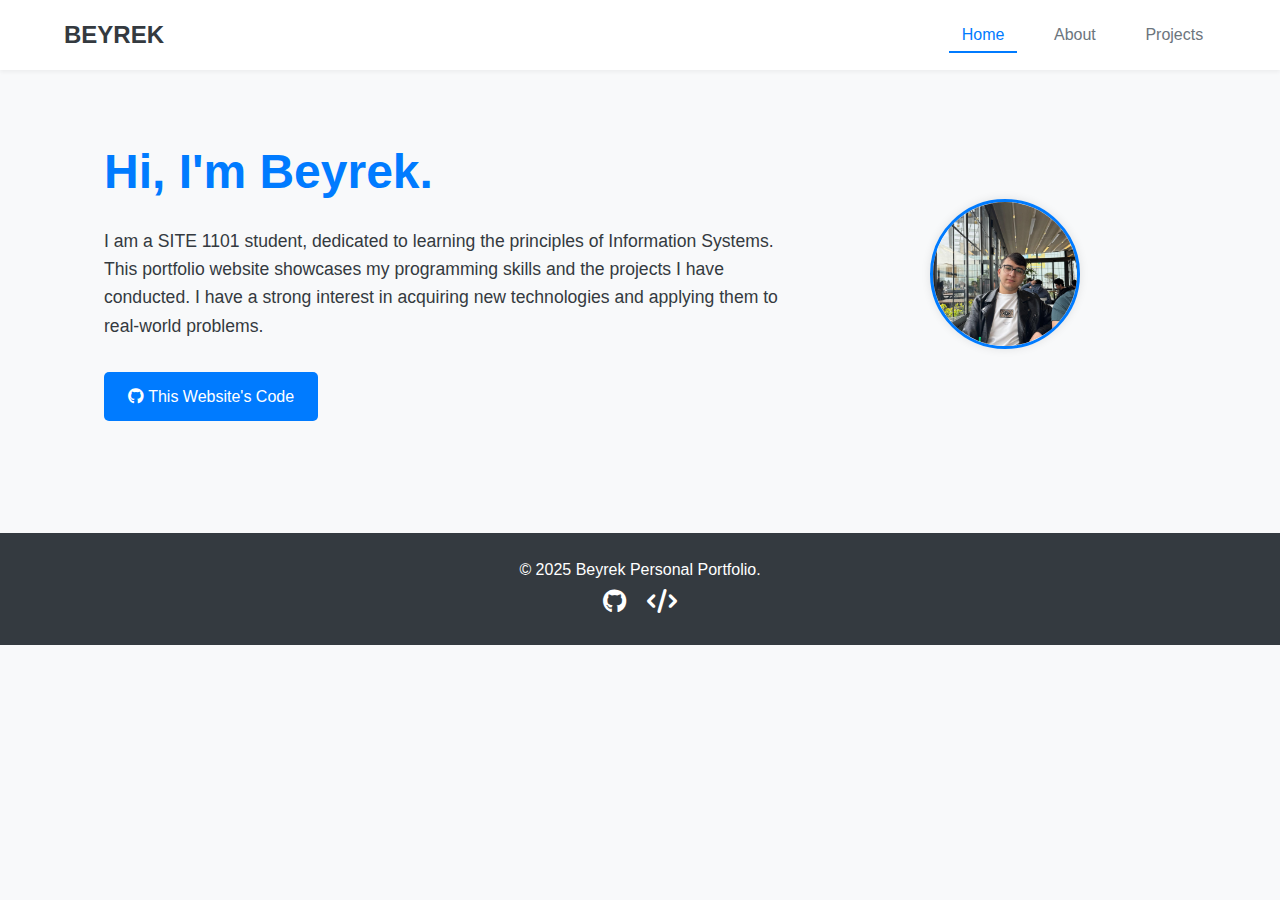
<file: index.html>
<!DOCTYPE html>
<html lang="en">
<head>
    <meta charset="UTF-8">
    <meta name="viewport" content="width=device-width, initial-scale=1.0">
    <title>Home - Personal Portfolio</title>
    <link rel="stylesheet" href="assets/css/style.css">
    <link rel="stylesheet" href="https://cdnjs.cloudflare.com/ajax/libs/font-awesome/6.0.0-beta3/css/all.min.css">
</head>
<body>
    <header class="navbar">
        <a href="index.html" class="logo">BEYREK</a>
        <nav>
            <ul>
                <li><a href="index.html" class="active">Home</a></li>
                <li><a href="about.html">About</a></li>
                <li><a href="project.html">Projects</a></li>
            </ul>
        </nav>
    </header>

    <main class="hero-section">
        <div class="hero-content">
            <h1>Hi, I'm Beyrek.</h1>
            <p>I am a SITE 1101 student, dedicated to learning the principles of Information Systems. This portfolio website showcases my programming skills and the projects I have conducted. I have a strong interest in acquiring new technologies and applying them to real-world problems.</p>
            <a href="https://github.com/YOUR_GITHUB_USERNAME/site1101_portfolio" target="_blank" class="repo-link">
                <i class="fab fa-github"></i> This Website's Code
            </a>
        </div>
        <div class="hero-image">
            <img src="assets/images/profile.jpg" alt="Beyrek Profile Picture">
        </div>
    </main>

    <footer class="footer">
        <p>&copy; 2025 Beyrek Personal Portfolio.</p>
        <div class="social-links">
            <a href="https://github.com/nagilibeyrek-sketch" target="_blank" title="GitHub"><i class="fab fa-github"></i></a>
            <a href="https://www.codecademy.com/profiles/bnaghili23930" target="_blank" title="Codecademy"><i class="fas fa-code"></i></a>
        </div>
    </footer>

    <script src="assets/js/main.js"></script>
</body>
</html>
</file>
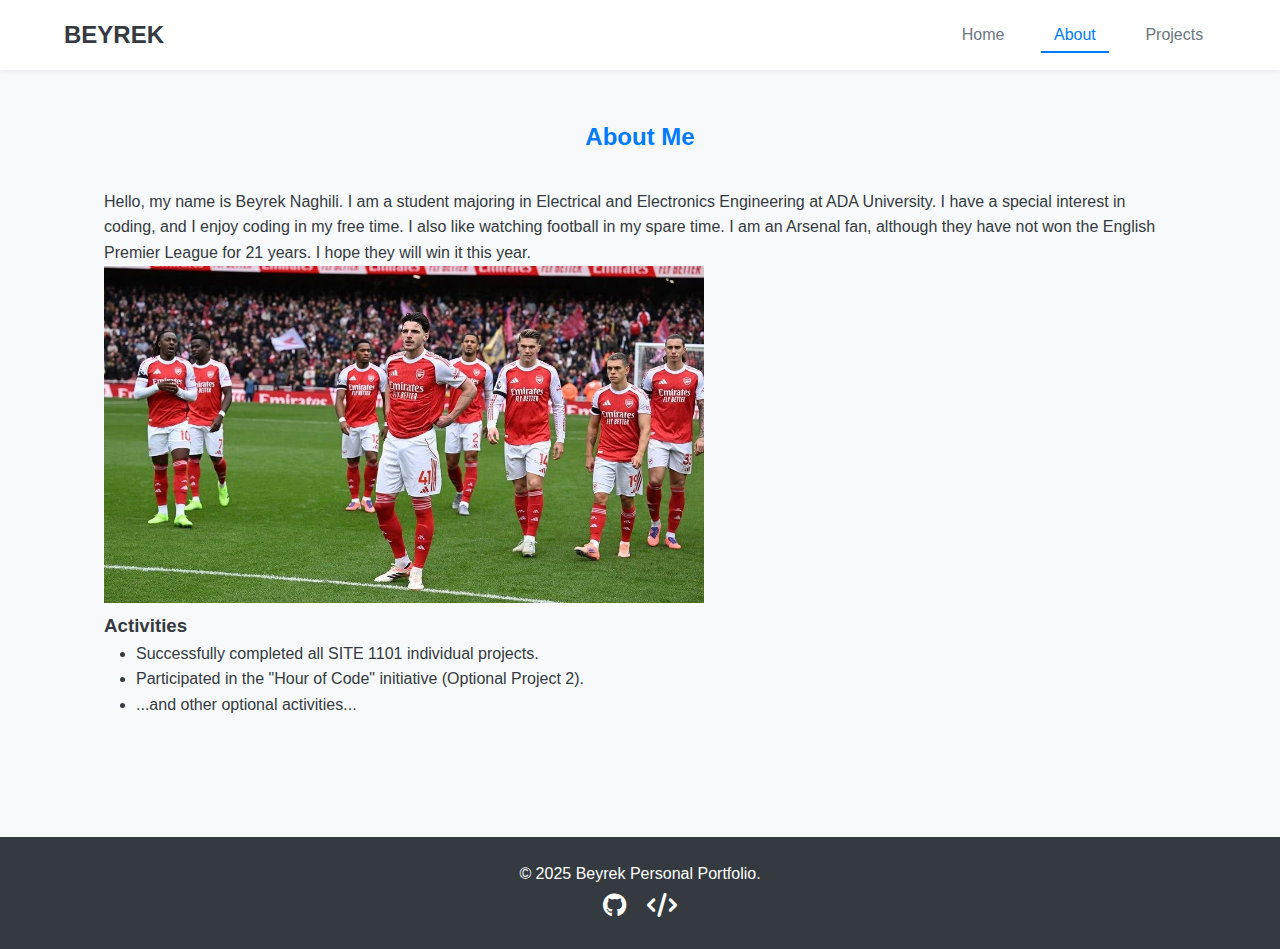
<file: about.html>
<!DOCTYPE html>
<html lang="en">
<head>
    <meta charset="UTF-8">
    <meta name="viewport" content="width=device-width, initial-scale=1.0">
    <title>About - Personal Portfolio</title>
    <link rel="stylesheet" href="assets/css/style.css">
    <link rel="stylesheet" href="https://cdnjs.cloudflare.com/ajax/libs/font-awesome/6.0.0-beta3/css/all.min.css">
</head>
<body>
    <header class="navbar">
        <a href="index.html" class="logo">BEYREK</a>
        <nav>
            <ul>
                <li><a href="index.html">Home</a></li>
                <li><a href="about.html" class="active">About</a></li>
                <li><a href="project.html">Projects</a></li>
            </ul>
        </nav>
    </header>

    <main class="about-section">
        <h2>About Me</h2>
        <p>Hello, my name is Beyrek Naghili. I am a student majoring in Electrical and Electronics Engineering at ADA University. I have a special interest in coding, and I enjoy coding in my free time. I also like watching football in my spare time. I am an Arsenal fan, although they have not won the English Premier League for 21 years. I hope they will win it this year.</p>

        
        <div class="arsenal-image">
            <img src="assets/images/arsenal.jpg" alt="Arsenal Emirates Stadium" width="600">
        </div>

        <h3>Activities</h3>
        <ul>
            <li>Successfully completed all SITE 1101 individual projects.</li>
            <li>Participated in the "Hour of Code" initiative (Optional Project 2).</li>
            <li>...and other optional activities...</li>
        </ul>
    </main>

    <footer class="footer">
        <p>&copy; 2025 Beyrek Personal Portfolio.</p>
        <div class="social-links">
            <a href="https://github.com/YOUR_GITHUB_USERNAME" target="_blank" title="GitHub"><i class="fab fa-github"></i></a>
            <a href="https://www.codecademy.com/YOUR_PROFILE" target="_blank" title="Codecademy"><i class="fas fa-code"></i></a>
        </div>
    </footer>

    <script src="assets/js/main.js"></script>
</body>
</html>
</file>
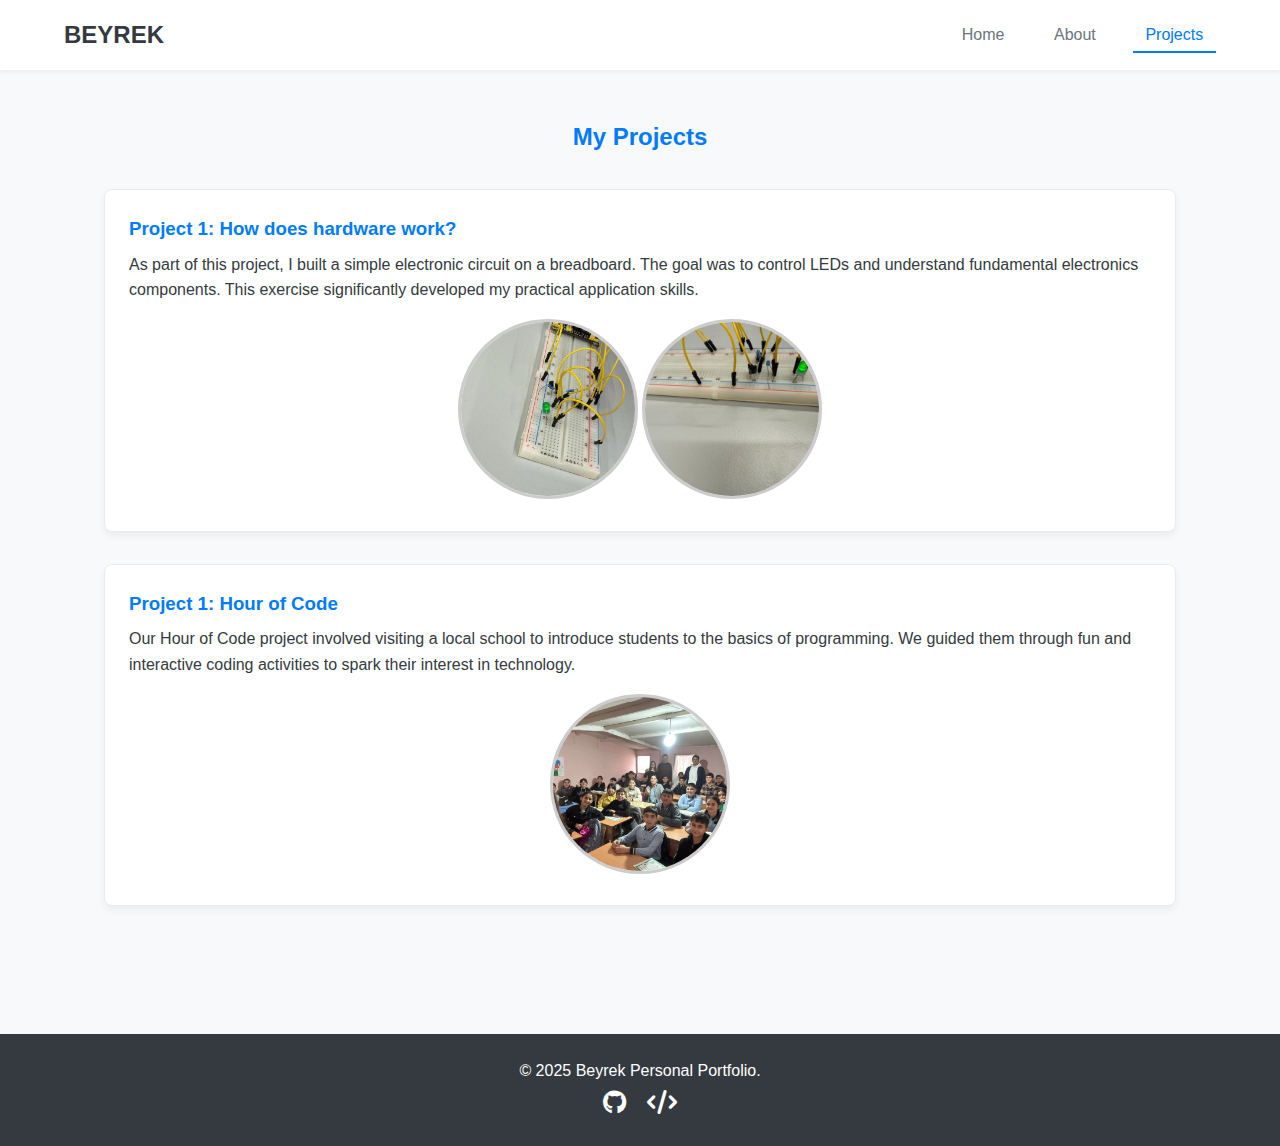
<file: project.html>
<!DOCTYPE html>
<html lang="en">
<head>
    <meta charset="UTF-8">
    <meta name="viewport" content="width=device-width, initial-scale=1.0">
    <title>Projects - Personal Portfolio</title>
    <link rel="stylesheet" href="assets/css/style.css">
    <link rel="stylesheet" href="https://cdnjs.cloudflare.com/ajax/libs/font-awesome/6.0.0-beta3/css/all.min.css">
</head>
<body>
    <header class="navbar">
        <a href="index.html" class="logo">BEYREK</a>
        <nav>
            <ul>
                <li><a href="index.html">Home</a></li>
                <li><a href="about.html">About</a></li>
                <li><a href="project.html" class="active">Projects</a></li>
            </ul>
        </nav>
    </header>

    <main class="projects-section">
        <h2>My Projects</h2>

        <article class="project-card">
            <h3>Project 1: How does hardware work?</h3>
            <p class="description">As part of this project, I built a simple electronic circuit on a breadboard. The goal was to control LEDs and understand fundamental electronics components. This exercise significantly developed my practical application skills.</p>
            <div class="project-media">
                <img src="assets/images/project1.jpg" alt="Project 1 - Breadboard Prototype">
                <img src="assets/images/project2.jpg" alt="Project 1 - Breadboard Prototype">
            </div>
        
        </article>

        <article class="project-card">
            <h3>Project 1: Hour of Code</h3>
            <p class="description">Our Hour of Code project involved visiting a local school to introduce students to the basics of programming. We guided them through fun and interactive coding activities to spark their interest in technology.</p>
            <div class="project-media">
                <img src="assets/images/project_hour_of_code.jpg" alt="Project 1 - Breadboard Prototype">
                
            </div>
        
        </article>

    </main>

    <footer class="footer">
        <p>&copy; 2025 Beyrek Personal Portfolio.</p>
        <div class="social-links">
            <a href="https://github.com/nagilibeyrek-sketch" target="_blank" title="GitHub"><i class="fab fa-github"></i></a>
            <a href="https://www.codecademy.com/profiles/bnaghili23930" target="_blank" title="Codecademy"><i class="fas fa-code"></i></a>
        </div>
    </footer>

    <script src="assets/js/main.js"></script>
</body>
</html>
</file>
<file: assets/css/style.css>
/* Əsas sıfırlama və qlobal stillər */
:root {
    --primary-color: #007bff; /* Blue */
    --secondary-color: #6c757d; /* Gray */
    --background-color: #f8f9fa; /* Light Gray/White */
    --text-color: #343a40; /* Dark Gray */
    --font-family: Arial, sans-serif;
}

* {
    margin: 0;
    padding: 0;
    box-sizing: border-box;
}

body {
    font-family: var(--font-family);
    line-height: 1.6;
    color: var(--text-color);
    background-color: var(--background-color);
}

a {
    text-decoration: none;
    color: var(--primary-color);
}

/* --- Navigation Bar (navbar) styles remain the same --- */

.navbar {
    display: flex;
    justify-content: space-between;
    align-items: center;
    padding: 1rem 5%;
    background-color: #ffffff;
    box-shadow: 0 2px 4px rgba(0, 0, 0, 0.05);
}

.navbar .logo {
    font-size: 1.5rem;
    font-weight: bold;
    color: var(--text-color);
}

.navbar nav ul {
    list-style: none;
    display: flex;
}

.navbar nav ul li {
    margin-left: 1.5rem;
}

.navbar nav ul li a {
    color: var(--secondary-color);
    padding: 0.5rem 0.8rem;
    transition: color 0.3s;
}

.navbar nav ul li a:hover,
.navbar nav ul li a.active {
    color: var(--primary-color);
    border-bottom: 2px solid var(--primary-color);
}

/* --- Home Page (Hero Section) --- */
.hero-section {
    display: flex;
    align-items: center;
    padding: 4rem 5%;
    gap: 3rem;
    max-width: 1200px;
    margin: 0 auto;
}

.hero-content {
    flex: 2;
}

.hero-content h1 {
    font-size: 3rem;
    margin-bottom: 1rem;
    color: var(--primary-color);
}

.hero-content p {
    font-size: 1.1rem;
    margin-bottom: 2rem;
}

.hero-image {
    flex: 1;
    text-align: center;
}

/* ŞƏKİL ÖLÇÜSÜNÜ VƏ FORMASINI KONTROL EDƏN ƏSAS HİSSƏ */
.hero-image img {
    /* Nümunə linkdəki kimi kiçik və yumru ölçü */
    width: 150px; 
    height: 150px;
    object-fit: cover;
    border-radius: 50%; /* Yumru forma */
    border: 3px solid var(--primary-color);
    box-shadow: 0 0 10px rgba(0, 0, 0, 0.1);
}

.repo-link {
    display: inline-block;
    padding: 0.75rem 1.5rem;
    background-color: var(--primary-color);
    color: #ffffff;
    border-radius: 5px;
    transition: background-color 0.3s;
}

.repo-link:hover {
    background-color: #0056b3;
}

/* --- About and Projects Sections --- */
.about-section, .projects-section {
    padding: 3rem 5%;
    max-width: 1200px;
    margin: 0 auto;
}

.about-section h2, .projects-section h2 {
    text-align: center;
    margin-bottom: 2rem;
    color: var(--primary-color);
}

.about-section ul {
    list-style-type: disc;
    margin-left: 2rem;
    margin-bottom: 1.5rem;
}

/* Layihə Kartları */
.project-card {
    background-color: #ffffff;
    border: 1px solid #e9ecef;
    border-radius: 8px;
    padding: 1.5rem;
    margin-bottom: 2rem;
    box-shadow: 0 4px 8px rgba(0, 0, 0, 0.05);
}

.project-card h3 {
    color: var(--primary-color);
    margin-bottom: 0.5rem;
}

.project-media {
    margin-top: 1rem;
    text-align: center;
}

.project-media img {
    /* Layihə şəkilləri üçün eyni kiçik və yumru stil */
    width: 180px; /* Profil şəklindən bir qədər böyük */
    height: 180px;
    object-fit: cover;
    border-radius: 50%; /* Yumru forma */
    border: 3px solid #ccc;
}

/* --- Footer styles remain the same --- */
.footer {
    padding: 1.5rem 5%;
    background-color: var(--text-color);
    color: #ffffff;
    text-align: center;
    margin-top: 3rem;
}

.footer .social-links a {
    color: #ffffff;
    font-size: 1.5rem;
    margin: 0 0.5rem;
    transition: color 0.3s;
}

.footer .social-links a:hover {
    color: var(--primary-color);
}

/* --- Responsive Design (for Phones) --- */
@media (max-width: 768px) {
    .navbar {
        flex-direction: column;
        align-items: flex-start;
    }

    .navbar nav ul {
        flex-direction: column;
        width: 100%;
        margin-top: 0.5rem;
    }

    .navbar nav ul li {
        margin: 0.5rem 0;
        text-align: center;
    }

    .hero-section {
        flex-direction: column;
        text-align: center;
        padding-top: 2rem;
        gap: 2rem;
    }

    .hero-image {
        order: -1; 
    }

    .hero-content h1 {
        font-size: 2rem;
    }
}
</file>
